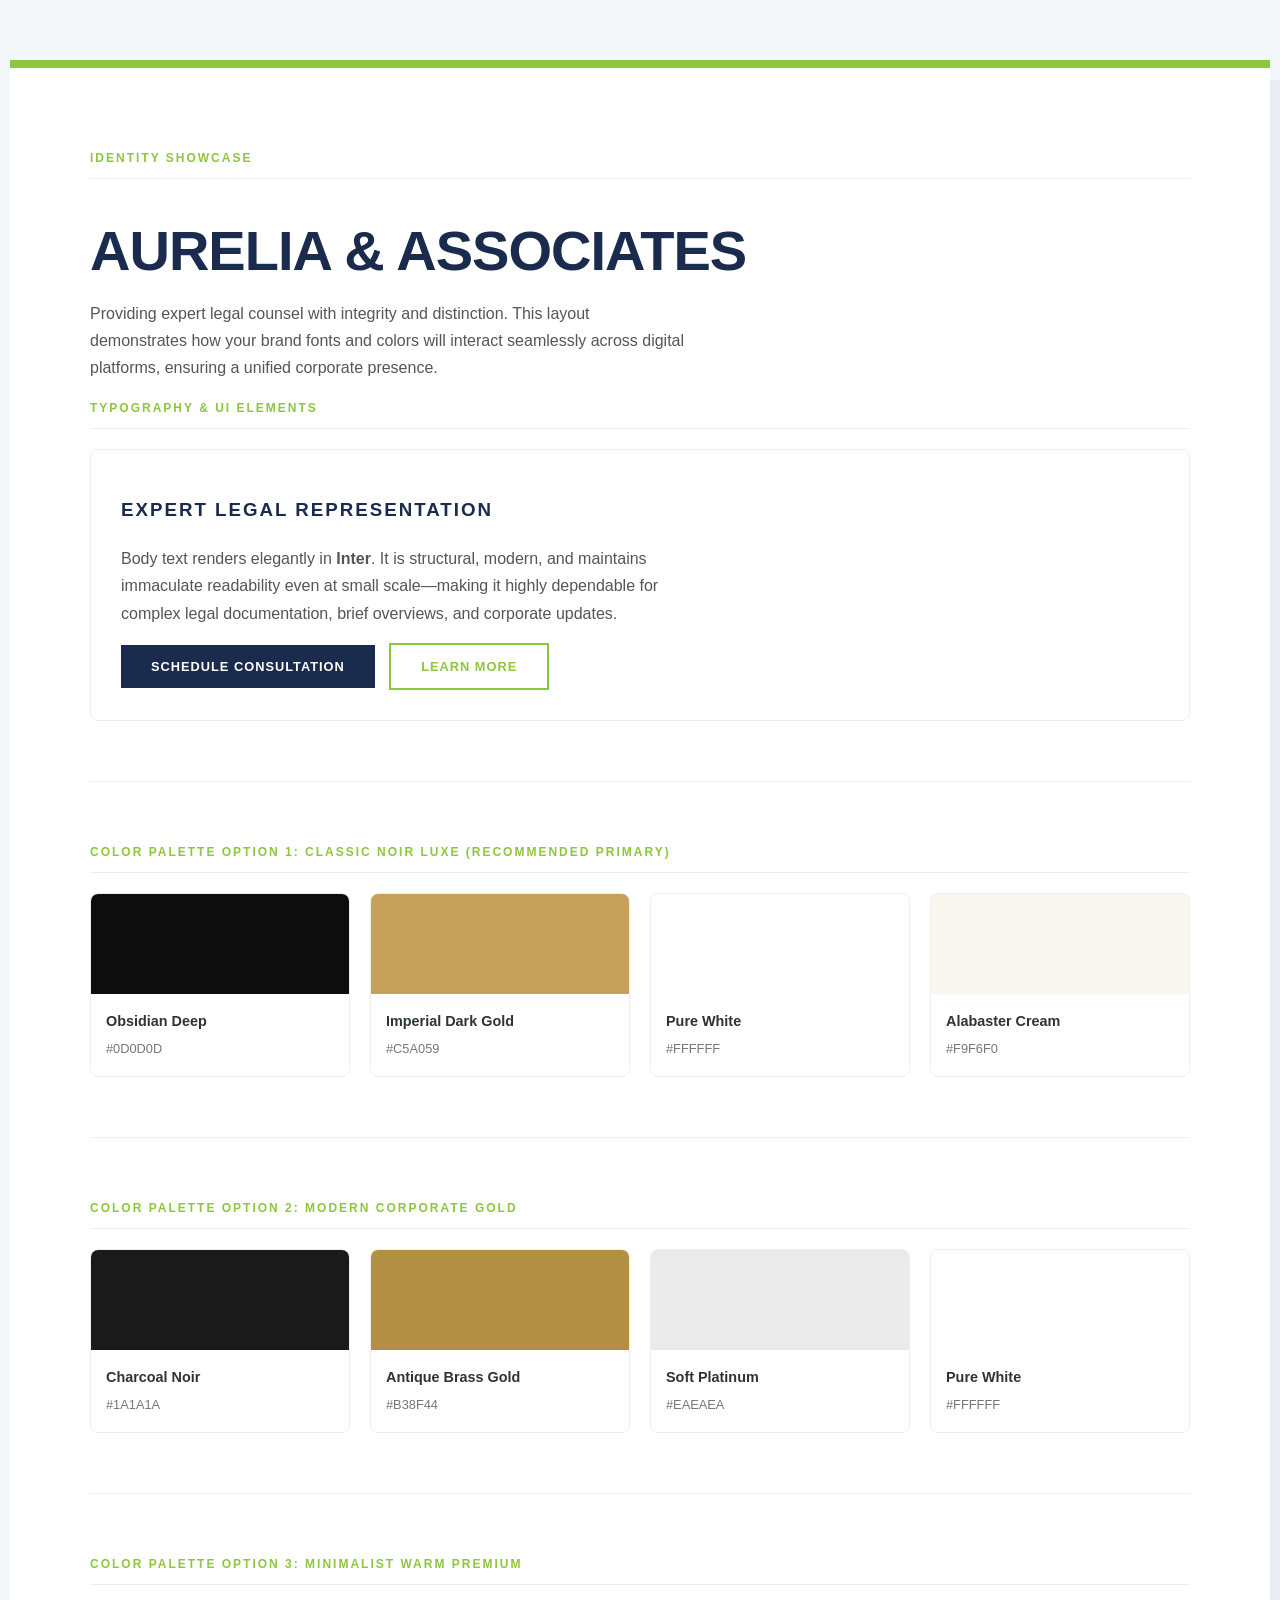
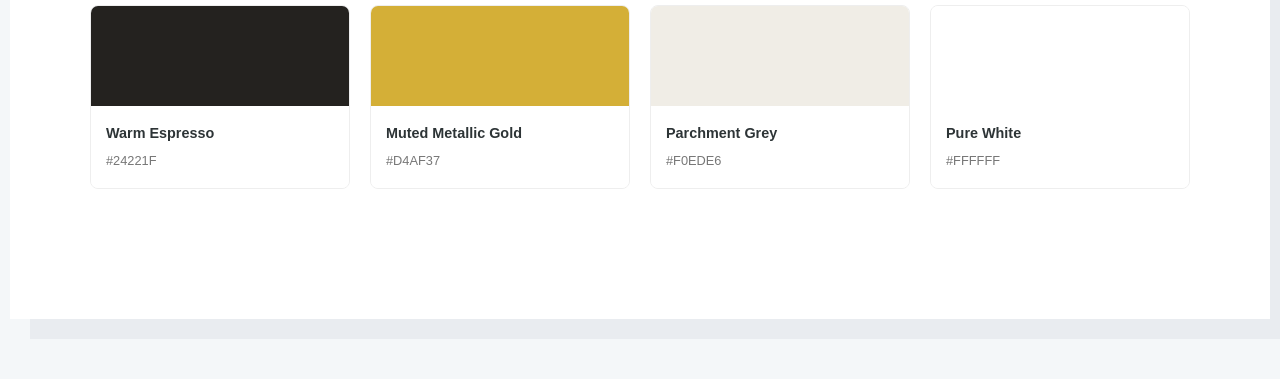
<file: mining&engineering/index.html>
<!DOCTYPE html>
<html lang="en">
<head>
    <meta charset="UTF-8">
    <meta name="viewport" content="width=device-width, initial-scale=1.0">
    <title>Brand Style Guide | Premium Legal Identity</title>
    <link rel="icon" type="image/png" href="client-logo.png">
    <!-- Premium Editorial Typography Blend -->
    <link href="https://fonts.googleapis.com/css2?family=Inter:wght@300;400;600&family=Playfair+Display:ital,wght@0,600;0,700;1,400&display=swap" rel="stylesheet">
    <link rel="stylesheet" href="styles.css">
</head>
<body>

<div class="container">
    <!-- Identity Header Section -->
    <span class="section-label">Identity Showcase</span>
    <h1 class="brand-title">Aurelia &amp; Associates</h1>
    <p class="legal-text">Providing expert legal counsel with integrity and distinction. This layout demonstrates how your brand fonts and colors will interact seamlessly across digital platforms, ensuring a unified corporate presence.</p>

    <!-- Typography & Element Showcase -->
    <span class="section-label">Typography &amp; UI Elements</span>
    <div class="ui-preview">
        <h3>Expert Legal Representation</h3>
        <p class="legal-text">
            Body text renders elegantly in <strong>Inter</strong>. It is structural, modern, and maintains immaculate readability even at small scale—making it highly dependable for complex legal documentation, brief overviews, and corporate updates.
        </p>
        <div class="btn-group">
            <button class="btn btn-primary">Schedule Consultation</button>
            <button class="btn btn-outline">Learn More</button>
        </div>
    </div>

    <hr>

    <!-- Palette Choice 1 -->
    <span class="section-label">Color Palette Option 1: Classic Noir Luxe (Recommended Primary)</span>
    <div class="palette">
        <div class="swatch">
            <div class="swatch-color" style="background: #0D0D0D;"></div>
            <div class="swatch-info">
                <span class="swatch-name">Obsidian Deep</span>
                <span class="swatch-hex">#0D0D0D</span>
            </div>
        </div>
        <div class="swatch">
            <div class="swatch-color" style="background: #C5A059;"></div>
            <div class="swatch-info">
                <span class="swatch-name">Imperial Dark Gold</span>
                <span class="swatch-hex">#C5A059</span>
            </div>
        </div>
        <div class="swatch">
            <div class="swatch-color" style="background: #FFFFFF;"></div>
            <div class="swatch-info">
                <span class="swatch-name">Pure White</span>
                <span class="swatch-hex">#FFFFFF</span>
            </div>
        </div>
        <div class="swatch">
            <div class="swatch-color" style="background: #F9F6F0;"></div>
            <div class="swatch-info">
                <span class="swatch-name">Alabaster Cream</span>
                <span class="swatch-hex">#F9F6F0</span>
            </div>
        </div>
    </div>

    <hr>

    <!-- Palette Choice 2 -->
    <span class="section-label">Color Palette Option 2: Modern Corporate Gold</span>
    <div class="palette">
        <div class="swatch">
            <div class="swatch-color" style="background: #1A1A1A;"></div>
            <div class="swatch-info">
                <span class="swatch-name">Charcoal Noir</span>
                <span class="swatch-hex">#1A1A1A</span>
            </div>
        </div>
        <div class="swatch">
            <div class="swatch-color" style="background: #B38F44;"></div>
            <div class="swatch-info">
                <span class="swatch-name">Antique Brass Gold</span>
                <span class="swatch-hex">#B38F44</span>
            </div>
        </div>
        <div class="swatch">
            <div class="swatch-color" style="background: #EAEAEA;"></div>
            <div class="swatch-info">
                <span class="swatch-name">Soft Platinum</span>
                <span class="swatch-hex">#EAEAEA</span>
            </div>
        </div>
        <div class="swatch">
            <div class="swatch-color" style="background: #FFFFFF;"></div>
            <div class="swatch-info">
                <span class="swatch-name">Pure White</span>
                <span class="swatch-hex">#FFFFFF</span>
            </div>
        </div>
    </div>

    <hr>

    <!-- Palette Choice 3 -->
    <span class="section-label">Color Palette Option 3: Minimalist Warm Premium</span>
    <div class="palette">
        <div class="swatch">
            <div class="swatch-color" style="background: #24221F;"></div>
            <div class="swatch-info">
                <span class="swatch-name">Warm Espresso</span>
                <span class="swatch-hex">#24221F</span>
            </div>
        </div>
        <div class="swatch">
            <div class="swatch-color" style="background: #D4AF37;"></div>
            <div class="swatch-info">
                <span class="swatch-name">Muted Metallic Gold</span>
                <span class="swatch-hex">#D4AF37</span>
            </div>
        </div>
        <div class="swatch">
            <div class="swatch-color" style="background: #F0EDE6;"></div>
            <div class="swatch-info">
                <span class="swatch-name">Parchment Grey</span>
                <span class="swatch-hex">#F0EDE6</span>
            </div>
        </div>
        <div class="swatch">
            <div class="swatch-color" style="background: #FFFFFF;"></div>
            <div class="swatch-info">
                <span class="swatch-name">Pure White</span>
                <span class="swatch-hex">#FFFFFF</span>
            </div>
        </div>
    </div>
</div>

</body>
</html>
</file>
<file: mining&engineering/styles.css>
:root {
    /* Exact Brand Colors extracted from Metminec Logo */
    --navy: #1A2B4E;           /* Primary Navy */
    --logo-green: #8DC63F;    /* Exact Lime Green */
    --navy-power: #1A2B4E;     /* Consistent authority tone */
    
    /* Layout & UI Colors */
    --light-bg: #F4F7F9;       /* Clean background */
    --text-dark: #1A1A1A;      /* High readability */
    --text-main: #2D3436;
    --white: #FFFFFF;
}

body {
    font-family: 'Montserrat', sans-serif; /* Clean, geometric, powerful */
    background-color: var(--light-bg);
    color: var(--text-main);
    margin: 0;
    padding: 0;
    line-height: 1.7;
    -webkit-font-smoothing: antialiased;
}

.container {
    max-width: 1100px;
    margin: 60px auto;
    background: var(--white);
    padding: 80px;
    border-radius: 0; /* Sharp corners feel more industrial/solid */
    box-shadow: 20px 20px 0px rgba(26, 43, 78, 0.05); /* "Hard" shadow using brand navy */
    border-top: 8px solid var(--logo-green); /* The 'Safety Stripe' UI element */
    position: relative;
}

/* Typography Showcase */
h1, h2, h3 {
    font-family: 'Montserrat', sans-serif;
    color: var(--navy-power);
    font-weight: 800; /* Extra Bold for impact */
    text-transform: uppercase; /* Blueprint/Industrial style */
    letter-spacing: 2px;
    margin-bottom: 1.5rem;
    line-height: 1.2;
}

.brand-title {
    font-size: 3.5rem;
    font-weight: 900;
    letter-spacing: -1px;
    margin-bottom: 10px;
    text-transform: uppercase;
    color: var(--navy);
}

.section-label {
    font-family: 'Montserrat', sans-serif;
    text-transform: uppercase;
    font-size: 0.75rem;
    letter-spacing: 2px;
    color: var(--logo-green); /* Updated to Logo Green */
    font-weight: 600;
    display: block;
    margin-bottom: 20px;
    border-bottom: 1px solid #eee;
    padding-bottom: 10px;
}

/* Color Palette Display */
.palette {
    display: grid;
    grid-template-columns: repeat(auto-fit, minmax(180px, 1fr));
    gap: 20px;
    margin-bottom: 50px;
}

.swatch {
    border: 1px solid #eee;
    border-radius: 8px;
    overflow: hidden;
}

.swatch-color {
    height: 100px;
}

.swatch-info {
    padding: 15px;
    background: white;
}

.swatch-name {
    font-weight: 600;
    font-size: 0.9rem;
    display: block;
}

.swatch-hex {
    font-size: 0.8rem;
    color: #777;
}

/* Mock UI Elements */
.ui-preview {
    border: 1px solid #eee;
    padding: 30px;
    border-radius: 8px;
    margin-top: 20px;
}

.btn {
    display: inline-block;
    padding: 14px 30px;
    font-family: 'Montserrat', sans-serif;
    font-weight: 600;
    text-transform: uppercase;
    font-size: 0.8rem;
    letter-spacing: 1px;
    border: none;
    cursor: pointer;
    transition: all 0.3s ease;
    margin-right: 10px;
}

.btn-primary {
    background-color: var(--navy);
    color: white;
}

.btn-primary:hover {
    background-color: var(--logo-green); /* Hover state now uses Green */
    color: var(--navy);
}

.btn-outline {
    background: transparent;
    border: 2px solid var(--logo-green); /* Updated to Logo Green */
    color: var(--logo-green);
}

.btn-outline:hover {
    background: var(--logo-green);
    color: var(--navy);
}

.legal-text {
    color: #555;
    max-width: 600px;
}

hr {
    border: 0;
    height: 1px;
    background: #eee;
    margin: 60px 0;
}
</file>
